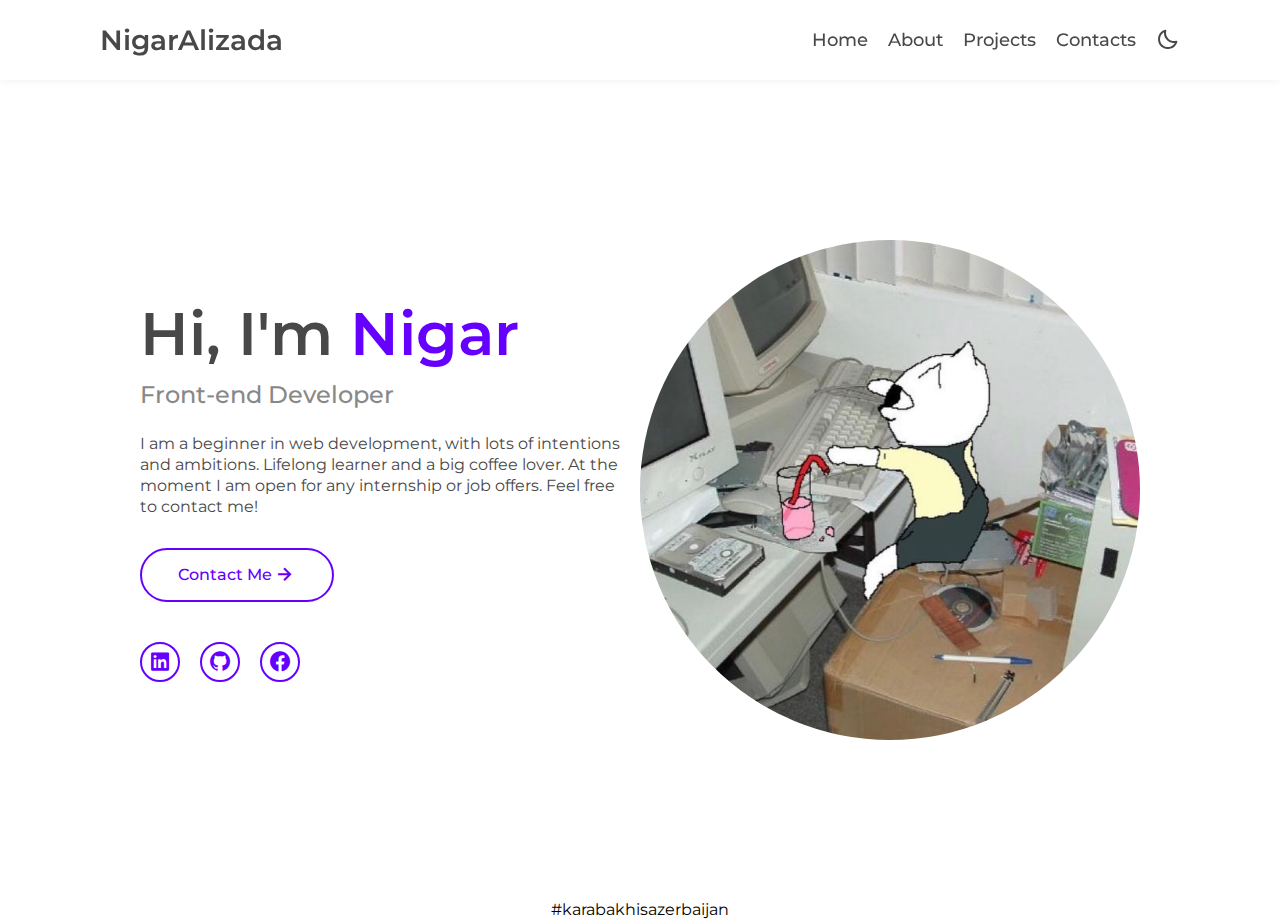
<file: index.html>
<!DOCTYPE html>
<html lang="en">
<head>
    <meta charset="UTF-8">
    <meta http-equiv="X-UA-Compatible" content="IE=edge">
    <meta name="viewport" content="width=device-width, initial-scale=1.0">
    <title>Welcome Neo!</title>
    <!-- Google Fonts -->
    <link rel="preconnect" href="https://fonts.googleapis.com">
    <link rel="preconnect" href="https://fonts.gstatic.com" crossorigin>
    <link href="https://fonts.googleapis.com/css2?family=Montserrat:ital,wght@0,100;0,200;0,300;0,400;0,500;0,600;0,700;0,800;0,900;1,100;1,200;1,300;1,400;1,500;1,600;1,700;1,800;1,900&display=swap" rel="stylesheet">
    <!-- Icons & CSS-->
    <link href='https://unpkg.com/boxicons@2.1.4/css/boxicons.min.css' rel='stylesheet'>
    <link rel="shortcut icon" href="img/bx-atom.svg" type="image/x-icon">
    <link rel="stylesheet" href="styles/css/style.css">
    <!-- JS -->
    <script defer src="js/app.js"></script>
</head>
<body>
    <header class="page_header header">
        <div class="header_container">
            <div class="header_body">
                <div class="header_leftside">
                    <a href="index.html" class="header_logo">NigarAlizada</a>
                </div>
                <div class="header_rightside">
                    <nav class="navbar">
                        <ul class="navbar_list">
                            <li class="navbar_item">
                                <a href="index.html" title="" class="navbar_link">Home</a>
                            </li>
                            <li class="navbar_item">
                                <a href="pages/about.html" title="" class="navbar_link">About</a>
                            </li>
                            <li class="navbar_item">
                                <a href="pages/projects.html" title="" class="navbar_link">Projects</a>
                            </li>
                            <li class="navbar_item">
                                <a href="pages/contact.html" title="" class="navbar_link">Contacts</a>
                            </li>
                        </ul>
                    </nav>
                    <div class="header_changer">
                        <div class="header_moon">
                            <i class="bx bx-moon"></i>
                        </div>
                    </div>
                    <div class="header_mob">
                        <div class="header_mobmenu">
                            <i class="bx bx-menu"></i>
                        </div>
                    </div>
                </div>
            </div>
        </div>
    </header>
    <main class="main">
        <div class="main_container">
            <div class="intro_body">
                <div class="intro_content">
                    <h1 class="intro_title">Hi, I'm <span>Nigar</span></h1>
                    <span class="intro_position">Front-end Developer</span>
                    <div class="intro_text"><p>I am a beginner in web development, with lots of intentions and ambitions. Lifelong learner and a big coffee lover. At the moment I am open for any internship or job offers. Feel free to contact me! </p></div>
                    <div class="contact_btn">
                        <a href="pages/contact.html" target="_blank">Contact Me<i class="bx bx-right-arrow-alt"></i></a> 
                    </div>
                    <div class="intro_socials">
                        <div class="social_item">
                            <a href="https://www.linkedin.com/in/nigar-alizada-ali/"  target=”_blank” class="social_link" title=""><i class='bx bxl-linkedin-square'></i></a>
                        </div>
                        <div class="social_item">
                            <a href="https://github.com/NigarAlizada" class="social_link"  target=”_blank” title=""><i class='bx bxl-github'></i></a>
                        </div>
                        <div class="social_item">
                            <a href="https://www.facebook.com/profile.php?id=100086124417368"  target=”_blank” class="social_link" title=""><i class='bx bxl-facebook-circle'></i></a>
                        </div>
                    </div>
                </div>
                <div class="intro_img">
                    <img src="img/img.jpg" alt="image" class="img">
                </div>
            </div>
        </div>

    </main>
    <footer class="facts">#karabakhisazerbaijan</footer>
</body>
</html>
</file>
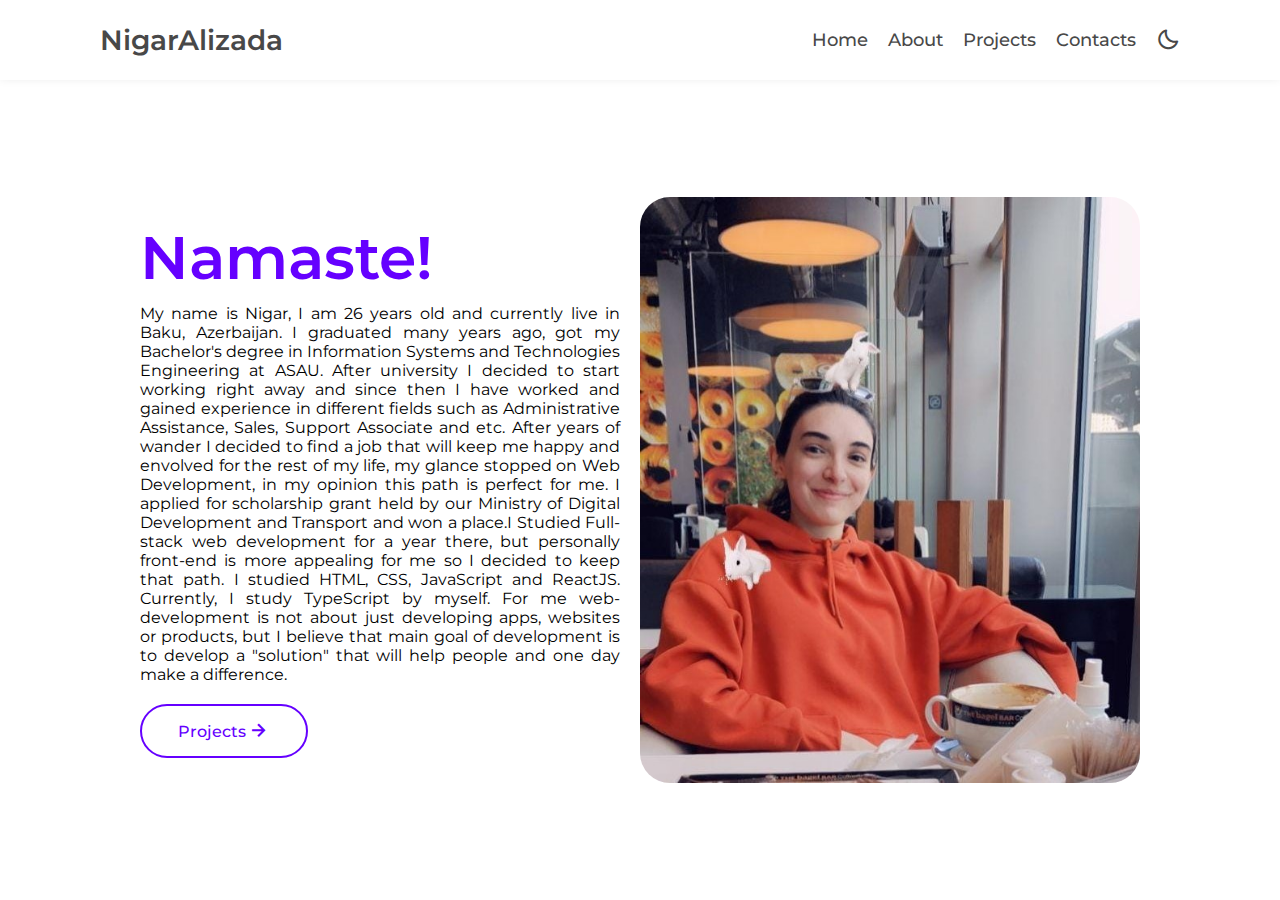
<file: pages/about.html>
<!DOCTYPE html>
<html lang="en">
<head>
    <meta charset="UTF-8">
    <meta http-equiv="X-UA-Compatible" content="IE=edge">
    <meta name="viewport" content="width=device-width, initial-scale=1.0">
    <title>About</title>
    <link rel="preconnect" href="https://fonts.googleapis.com">
    <link rel="preconnect" href="https://fonts.gstatic.com" crossorigin>
    <link href="https://fonts.googleapis.com/css2?family=Montserrat:ital,wght@0,100;0,200;0,300;0,400;0,500;0,600;0,700;0,800;0,900;1,100;1,200;1,300;1,400;1,500;1,600;1,700;1,800;1,900&display=swap" rel="stylesheet">
    <!-- Icons & CSS-->
    <link href='https://unpkg.com/boxicons@2.1.4/css/boxicons.min.css' rel='stylesheet'>
    <link rel="shortcut icon" href="../img/bx-atom.svg" type="image/x-icon">
    <link rel="stylesheet" href="../styles/css/style.css">
    <!-- JS -->
    <script defer src="../js/app.js"></script>
</head>
<body>
    <header class="page_header header">
        <div class="header_container">
            <div class="header_body">
                <div class="header_leftside">
                    <a href="../index.html" class="header_logo">NigarAlizada</a>
                </div>
                <div class="header_rightside">
                    <nav class="navbar">
                        <ul class="navbar_list">
                            <li class="navbar_item">
                                <a href="../index.html" title="" class="navbar_link">Home</a>
                            </li>
                            <li class="navbar_item">
                                <a href="#" title="" class="navbar_link">About</a>
                            </li>
                            <li class="navbar_item">
                                <a href="../pages/projects.html" title="" class="navbar_link">Projects</a>
                            </li>
                            <li class="navbar_item">
                                <a href="../pages/contact.html" title="" class="navbar_link">Contacts</a>
                            </li>
                        </ul>
                    </nav>
                    <div class="header_changer">
                        <div class="header_moon">
                            <i class="bx bx-moon"></i>
                        </div>
                    </div>
                    <div class="header_mob">
                        <div class="header_mobmenu">
                            <i class="bx bx-menu"></i>
                        </div>
                    </div>
                </div>
            </div>
        </div>
    </header>
    <main class="main">
        <div class="main_container">
            <div class="intro_body">
                <div class="intro_content">
                    <h1 class="intro_title"><span>Namaste!</span></h1>
                    <div class="about_text"><p>My name is Nigar, I am 26 years old and currently live in Baku, Azerbaijan. I graduated many years ago, got my Bachelor's degree in Information Systems and Technologies Engineering at ASAU. After university I decided to start working right away and since then I have worked and gained experience in different fields such as Administrative Assistance, Sales, Support Associate and etc. After years of wander I decided to find a job that will keep me happy and envolved for the rest of my life, my glance stopped on Web Development, in my opinion this path is perfect for me. I applied for scholarship grant held by our Ministry of Digital Development and Transport and won a place.I Studied Full-stack web development for a year there, but personally front-end is more appealing for me so I decided to keep that path. I studied HTML, CSS, JavaScript and ReactJS. Currently, I study TypeScript by myself. For me web-development is not about just developing apps, websites or products, but I believe that main goal of development is to develop a "solution" that will help people and one day make a difference.</p></div>
                    <div class="contact_btn">
                        <a href="projects.html" target="_blank">Projects<i class="bx bx-right-arrow-alt"></i></a> 
                    </div>
                </div>
                <div class="about_img">
                    <img src="../img/me.jpeg" alt="image" class="img">
                </div>
            </div>
        </div>

    </main>
</body>
</html>
</file>
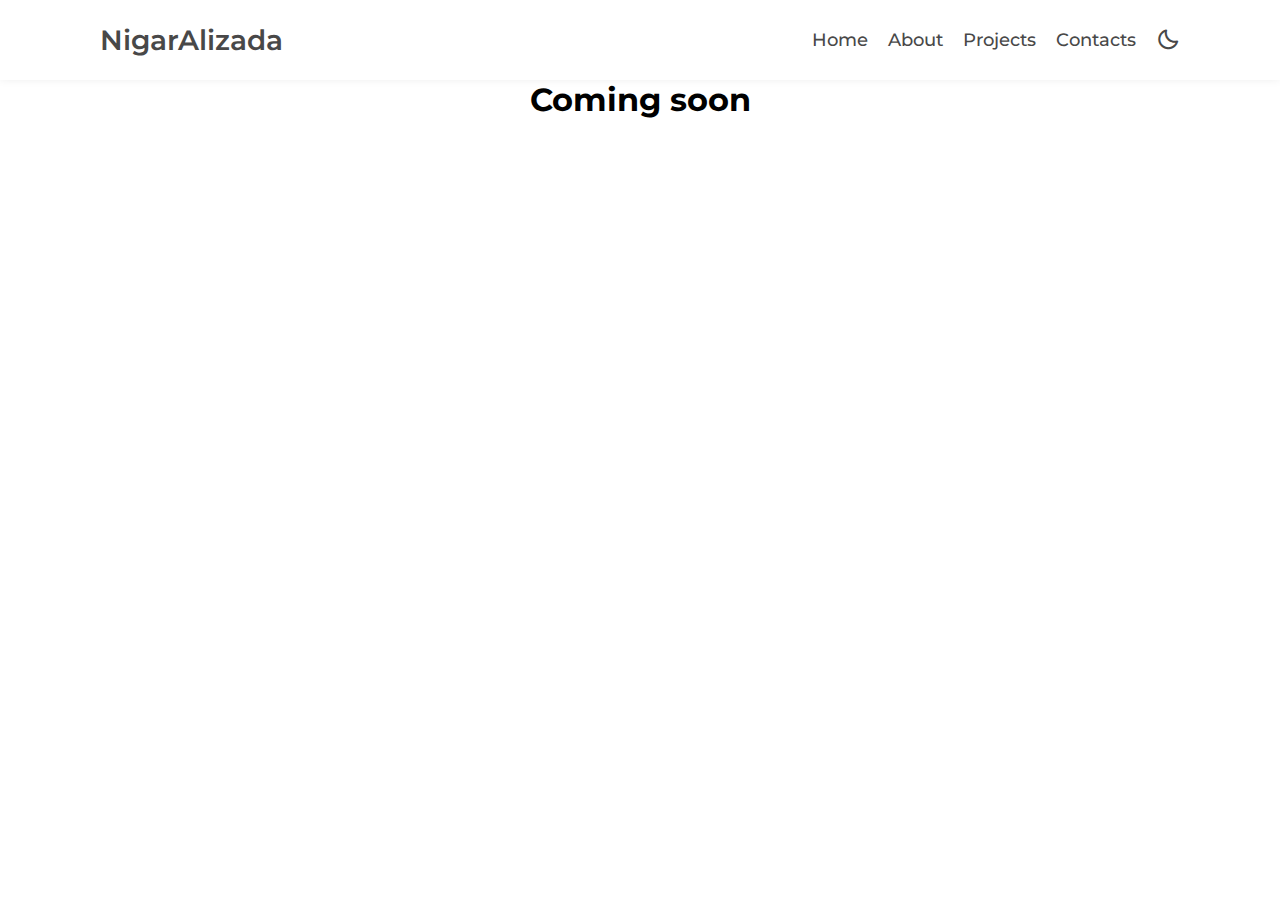
<file: pages/projects.html>
<!DOCTYPE html>
<html lang="en">
<head>
    <meta charset="UTF-8">
    <meta http-equiv="X-UA-Compatible" content="IE=edge">
    <meta name="viewport" content="width=device-width, initial-scale=1.0">
    <title>Welcome Neo!</title>
    <!-- Google Fonts -->
    <link rel="preconnect" href="https://fonts.googleapis.com">
    <link rel="preconnect" href="https://fonts.gstatic.com" crossorigin>
    <link href="https://fonts.googleapis.com/css2?family=Montserrat:ital,wght@0,100;0,200;0,300;0,400;0,500;0,600;0,700;0,800;0,900;1,100;1,200;1,300;1,400;1,500;1,600;1,700;1,800;1,900&display=swap" rel="stylesheet">
    <!-- Icons & CSS-->
    <link href='https://unpkg.com/boxicons@2.1.4/css/boxicons.min.css' rel='stylesheet'>
    <link rel="shortcut icon" href="../img/bx-atom.svg" type="image/x-icon">
    <link rel="stylesheet" href="../styles/css/style.css">
    <!-- JS -->
    <script defer src="../js/app.js"></script>
</head>
<body>
    
    <header class="page_header header">
        <div class="header_container">
            <div class="header_body">
                <div class="header_leftside">
                    <a href="../index.html" class="header_logo">NigarAlizada</a>
                </div>
                <div class="header_rightside">
                    <nav class="navbar">
                        <ul class="navbar_list">
                            <li class="navbar_item">
                                <a href="../index.html" title="" class="navbar_link">Home</a>
                            </li>
                            <li class="navbar_item">
                                <a href="about.html" title="" class="navbar_link">About</a>
                            </li>
                            <li class="navbar_item">
                                <a href="#" title="" class="navbar_link">Projects</a>
                            </li>
                            <li class="navbar_item">
                                <a href="contact.html" title="" class="navbar_link">Contacts</a>
                            </li>
                        </ul>
                    </nav>
                    <div class="header_changer">
                        <div class="header_moon">
                            <i class="bx bx-moon"></i>
                        </div>
                    </div>
                    <div class="header_mob">
                        <div class="header_mobmenu">
                            <i class="bx bx-menu"></i>
                        </div>
                    </div>
                </div>
            </div>
        </div>
    </header>
    <h1 style="text-align: center;">Coming soon</h1>
    <!-- <main class="main">
        <div class="main_container">
            <div class="intro_body">
                <div class="intro_content">
                    <h1 class="intro_title">Hi, I'm <span>Nigar</span></h1>
                    <span class="intro_position">Front-end Developer</span>
                    <div class="intro_text"><p>I am a beginner in web development, with lots of intentions and ambitions. Lifelong learner and a big coffee lover. At the moment I am open for any internship or job offers. Feel free to contact me! </p></div>
                    <div class="contact_btn">
                        <a href="pages/contact.html" target="_blank">Contact Me<i class="bx bx-right-arrow-alt"></i></a> 
                    </div>
                    <div class="intro_socials">
                        <div class="social_item">
                            <a href="https://www.linkedin.com/in/nigar-alizada-ali/"  target=”_blank” class="social_link" title=""><i class='bx bxl-linkedin-square'></i></a>
                        </div>
                        <div class="social_item">
                            <a href="https://github.com/NigarAlizada" class="social_link"  target=”_blank” title=""><i class='bx bxl-github'></i></a>
                        </div>
                        <div class="social_item">
                            <a href="https://www.facebook.com/profile.php?id=100086124417368"  target=”_blank” class="social_link" title=""><i class='bx bxl-facebook-circle'></i></a>
                        </div>
                    </div>
                </div>
                <div class="intro_img">
                    <img src="img/img.jpg" alt="image" class="img">
                </div>
            </div>
        </div>

    </main> -->
</body>
</html>
</file>
<file: styles/css/style.css>
* {
  padding: 0;
  margin: 0;
  box-sizing: border-box;
}

a,
a:visited,
a:hover {
  text-decoration: none;
  color: inherit;
}

ul {
  list-style: none;
}

button {
  cursor: pointer;
}

body {
  overflow-x: hidden;
  min-height: 100vh;
  font-family: "Montserrat", sans-serif;
  background-color: #ffffff;
  transition: 0.3s;
}
body .facts {
  text-align: center;
}

.header {
  padding: 23px 0;
  background-color: #ffffff;
  box-shadow: 0px -2px 10px rgba(0, 0, 0, 0.1);
  transition: 0.3s;
  position: -webkit-sticky;
  position: sticky;
  top: 0;
  left: 0;
  width: 100%;
}
.header .header_container {
  max-width: 1100px;
  padding: 0 10px;
  width: 100%;
  margin: 0 auto;
}
.header .header_container .header_body {
  display: flex;
  justify-content: space-between;
  align-items: center;
}
.header .header_container .header_body .header_leftside .header_logo {
  font-weight: 600;
  font-size: 28px;
  color: #484848;
  transition: 0.3s;
}
.header .header_container .header_body .header_rightside {
  display: flex;
  align-items: center;
}
.header .header_container .header_body .header_rightside .navbar .navbar_list {
  display: flex;
  align-items: center;
}
.header .header_container .header_body .header_rightside .navbar .navbar_list .navbar_item {
  padding: 0 10px;
}
.header .header_container .header_body .header_rightside .navbar .navbar_list .navbar_item .navbar_link {
  font-weight: 500;
  font-size: 18px;
  color: #484848;
  display: inline-flex;
  position: relative;
  transition: 0.3s;
}
.header .header_container .header_body .header_rightside .navbar .navbar_list .navbar_item .navbar_link:after {
  content: "";
  position: absolute;
  left: 0;
  bottom: -10px;
  width: 0;
  height: 4px;
  background-color: #6500ff;
  border-radius: 2px;
  transition: 0.3s;
}
.header .header_container .header_body .header_rightside .navbar .navbar_list .navbar_item .navbar_link:hover:after {
  width: 100%;
}
.header .header_container .header_body .header_rightside .header_changer .header_moon {
  display: flex;
  align-items: center;
  margin-left: 10px;
  font-size: 24px;
  color: #484848;
  transition: 0.3s;
  cursor: pointer;
}
.header .header_container .header_body .header_rightside .header_mob {
  display: none;
}
.header .header_container .header_body .header_rightside .header_mob .header_mobmenu {
  margin-left: 10px;
  font-size: 26px;
  color: #484848;
  cursor: pointer;
  transition: 0.3s;
  display: flex;
  align-items: center;
}

.main_container {
  min-height: calc(100vh - 80px);
  width: 100%;
  display: flex;
  align-items: center;
  justify-content: center;
}
.main_container .intro_body {
  display: flex;
  align-items: center;
  justify-content: space-between;
  padding: 30px 0;
}
.main_container .intro_body .intro_content {
  max-width: 500px;
  width: 100%;
  padding-right: 20px;
}
.main_container .intro_body .intro_content .intro_title {
  font-weight: 600;
  font-size: 60px;
  line-height: 1.2;
  color: #484848;
  margin-bottom: 10px;
  transition: 0.3s;
}
.main_container .intro_body .intro_content .intro_title span {
  color: #6500ff;
}
.main_container .intro_body .intro_content .intro_position {
  display: block;
  font-weight: 500;
  color: #888888;
  font-size: 24px;
  margin-bottom: 25px;
}
.main_container .intro_body .intro_content .intro_position a {
  color: #6500ff;
}
.main_container .intro_body .intro_content .intro_text {
  font-size: 16px;
  line-height: 1.3;
  color: #484848;
  margin-bottom: 30px;
  transition: 0.3s;
}
.main_container .intro_body .intro_content .about_text {
  margin-bottom: 20px;
}
.main_container .intro_body .intro_content .about_text p {
  text-align: justify;
}
.main_container .intro_body .intro_content .contact_btn a {
  display: inline-flex;
  background: transparent;
  border: 2px solid #6500ff;
  border-radius: 30px;
  padding: 13px 36px;
  align-items: center;
  justify-content: center;
  font-weight: 500;
  font-size: 16px;
  color: #6500ff;
  transition: 0.3s;
}
.main_container .intro_body .intro_content .contact_btn a .bx {
  font-size: 24px;
}
.main_container .intro_body .intro_content .contact_btn a:hover {
  background: #6500ff;
  color: #ffffff;
  transform: scale(1.05);
}
.main_container .intro_body .intro_content .intro_socials {
  display: flex;
  align-items: center;
  margin: 0 -10px;
  margin-top: 40px;
}
.main_container .intro_body .intro_content .intro_socials .social_item {
  padding: 0 10px;
}
.main_container .intro_body .intro_content .intro_socials .social_item .social_link {
  display: flex;
  justify-content: center;
  align-items: center;
  border-radius: 50%;
  border: 2px solid #6500ff;
  background: transparent;
  width: 40px;
  height: 40px;
  font-size: 24px;
  color: #6500ff;
  transition: 0.3s;
}
.main_container .intro_body .intro_content .intro_socials .social_item .social_link:hover {
  background: #6500ff;
  color: #ffffff;
  transform: scale(1.15);
}
.main_container .intro_body .intro_img {
  max-width: 500px;
  width: 100%;
}
.main_container .intro_body .intro_img .img {
  display: block;
  width: 100%;
  border-radius: 50%;
}
.main_container .intro_body .about_img {
  max-width: 500px;
  width: 100%;
}
.main_container .intro_body .about_img .img {
  display: block;
  width: 100%;
  border-radius: 30px;
}

body.is_black {
  background: #283137;
}
body.is_black footer {
  color: #ffffff;
}

.is_black .header {
  background: #283137;
  box-shadow: 0px -2px 10px rgba(0, 0, 0, 0.5);
}
.is_black .header .header_container .header_body .header_leftside .header_logo {
  color: #ffffff;
}
.is_black .header .header_container .header_body .header_rightside .navbar .navbar_list .navbar_item .navbar_link {
  color: #ffffff;
}
.is_black .header .header_container .header_body .header_rightside .navbar .navbar_list .navbar_item .navbar_link:after {
  background-color: #9855ff;
}
.is_black .header .header_container .header_body .header_rightside .header_changer .header_moon {
  color: #ffffff;
}
.is_black .header .header_container .header_body .header_rightside .header_mob .header_mobmenu {
  color: #ffffff;
}

.is_black .main .main_container .intro_body .intro_content .intro_title {
  color: #ffffff;
}
.is_black .main .main_container .intro_body .intro_content .intro_title span {
  color: #9855ff;
}
.is_black .main .main_container .intro_body .intro_content .intro_text {
  color: #ffffff;
}
.is_black .main .main_container .intro_body .intro_content .about_text {
  color: #ffffff;
}
.is_black .main .main_container .intro_body .intro_content .contact_btn a {
  color: #9855ff;
  border-color: #9855ff;
}
.is_black .main .main_container .intro_body .intro_content .contact_btn a:hover {
  background: #9855ff;
  color: #ffffff;
}
.is_black .main .main_container .intro_body .intro_content .intro_socials .social_item .social_link {
  border-color: #9855ff;
  color: #9855ff;
}
.is_black .main .main_container .intro_body .intro_content .intro_socials .social_item .social_link:hover {
  background: #9855ff;
  color: #ffffff;
}

@media (max-width: 1023px) {
  .header .header_container .header_body .header_leftside .header_logo {
    font-size: 24px;
  }
  .header .header_container .header_body .header_rightside .navbar .navbar_list .navbar_item .navbar_link {
    font-size: 16px;
  }
  .main_container {
    /* margin: 0 20px; */
  }
  .main_container .intro_body {
    padding: 30px 10px;
  }
  .main_container .intro_body .intro_content .intro_title {
    font-size: 42px;
  }
  .main_container .intro_body .intro_content .intro_position {
    font-size: 18px;
    margin-bottom: 20px;
  }
  .main_container .intro_body .intro_content .intro_text {
    font-size: 14px;
    margin-bottom: 20px;
  }
  .main_container .intro_body .intro_content .contact_btn a {
    font-size: 14px;
    padding: 12px 24px;
  }
  .main_container .intro_body .intro_content .contact_btn a .bx {
    font-size: 20px;
  }
  .main_container .intro_body .intro_content .intro_socials {
    margin-top: 20px;
  }
  .main_container .intro_body .intro_content .intro_socials .social_item {
    padding: 0 10px;
  }
  .main_container .intro_body .intro_content .intro_socials .social_item .social_link {
    display: flex;
    justify-content: center;
    align-items: center;
    border-radius: 50%;
    border: 2px solid #6500ff;
    background: transparent;
    width: 30px;
    height: 30px;
    font-size: 20px;
    color: #6500ff;
    transition: 0.3s;
  }
  .main_container .intro_body .intro_content .intro_socials .social_item .social_link:hover {
    background: #6500ff;
    color: #ffffff;
    transform: scale(1.15);
  }
  .main_container .intro_body .intro_img {
    max-width: 500px;
    width: 100%;
  }
  .main_container .intro_body .intro_img .img {
    display: block;
    width: 100%;
    border-radius: 50%;
  }
}
@media (max-width: 767px) {
  .header {
    padding: 20px 0;
  }
  .header .header_container .header_body .header_leftside .header_logo {
    font-size: 24px;
  }
  .header .header_container .header_body .header_rightside .navbar {
    position: fixed;
    top: 69px;
    left: 100%;
    width: 100%;
    height: calc(100vh - 69px);
    background: rgba(255, 255, 255, 0.9);
    display: flex;
    justify-content: center;
    align-items: center;
    transition: 0.3s;
  }
  .header .header_container .header_body .header_rightside .navbar .navbar_list {
    flex-direction: column;
  }
  .header .header_container .header_body .header_rightside .navbar .navbar_list .navbar_item:not(:last-child) {
    margin-bottom: 20px;
  }
  .header .header_container .header_body .header_rightside .navbar .navbar_list .navbar_item .navbar_link {
    font-size: 24px;
  }
  .header .header_container .header_body .header_rightside .navbar.is_active {
    left: 0;
  }
  .header .header_container .header_body .header_rightside .header_mob {
    display: block;
  }
  .main_container {
    /*  margin: 0 20px; */
  }
  .main_container .intro_body {
    min-height: calc(100vh - 69px);
    flex-direction: column-reverse;
    justify-content: center;
    padding: 15px;
  }
  .main_container .intro_body .intro_content {
    padding-right: 0;
  }
  .main_container .intro_body .intro_content .intro_title {
    font-size: 32px;
    text-align: center;
  }
  .main_container .intro_body .intro_content .intro_position {
    font-size: 18px;
    margin-bottom: 20px;
    text-align: center;
  }
  .main_container .intro_body .intro_content .intro_text {
    font-size: 14px;
    margin-bottom: 20px;
    text-align: center;
  }
  .main_container .intro_body .intro_content .contact_btn {
    text-align: center;
  }
  .main_container .intro_body .intro_content .contact_btn a {
    font-size: 14px;
    padding: 12px 24px;
  }
  .main_container .intro_body .intro_content .contact_btn a .bx {
    font-size: 20px;
  }
  .main_container .intro_body .intro_content .intro_socials {
    margin: 0;
    margin-top: 20px;
    justify-content: center;
  }
  .main_container .intro_body .intro_content .intro_socials .social_item {
    padding: 0 10px;
  }
  .main_container .intro_body .intro_content .intro_socials .social_item .social_link {
    display: flex;
    justify-content: center;
    align-items: center;
    border-radius: 50%;
    border: 2px solid #6500ff;
    background: transparent;
    width: 30px;
    height: 30px;
    font-size: 20px;
    color: #6500ff;
    transition: 0.3s;
  }
  .main_container .intro_body .intro_content .intro_socials .social_item .social_link:hover {
    background: #6500ff;
    color: #ffffff;
    transform: scale(1.15);
  }
  .main_container .intro_body .intro_img {
    margin-bottom: 30px;
  }
  .is_black .navbar {
    background: rgba(0, 0, 0, 0.8) !important;
  }
}/*# sourceMappingURL=style.css.map */
</file>
